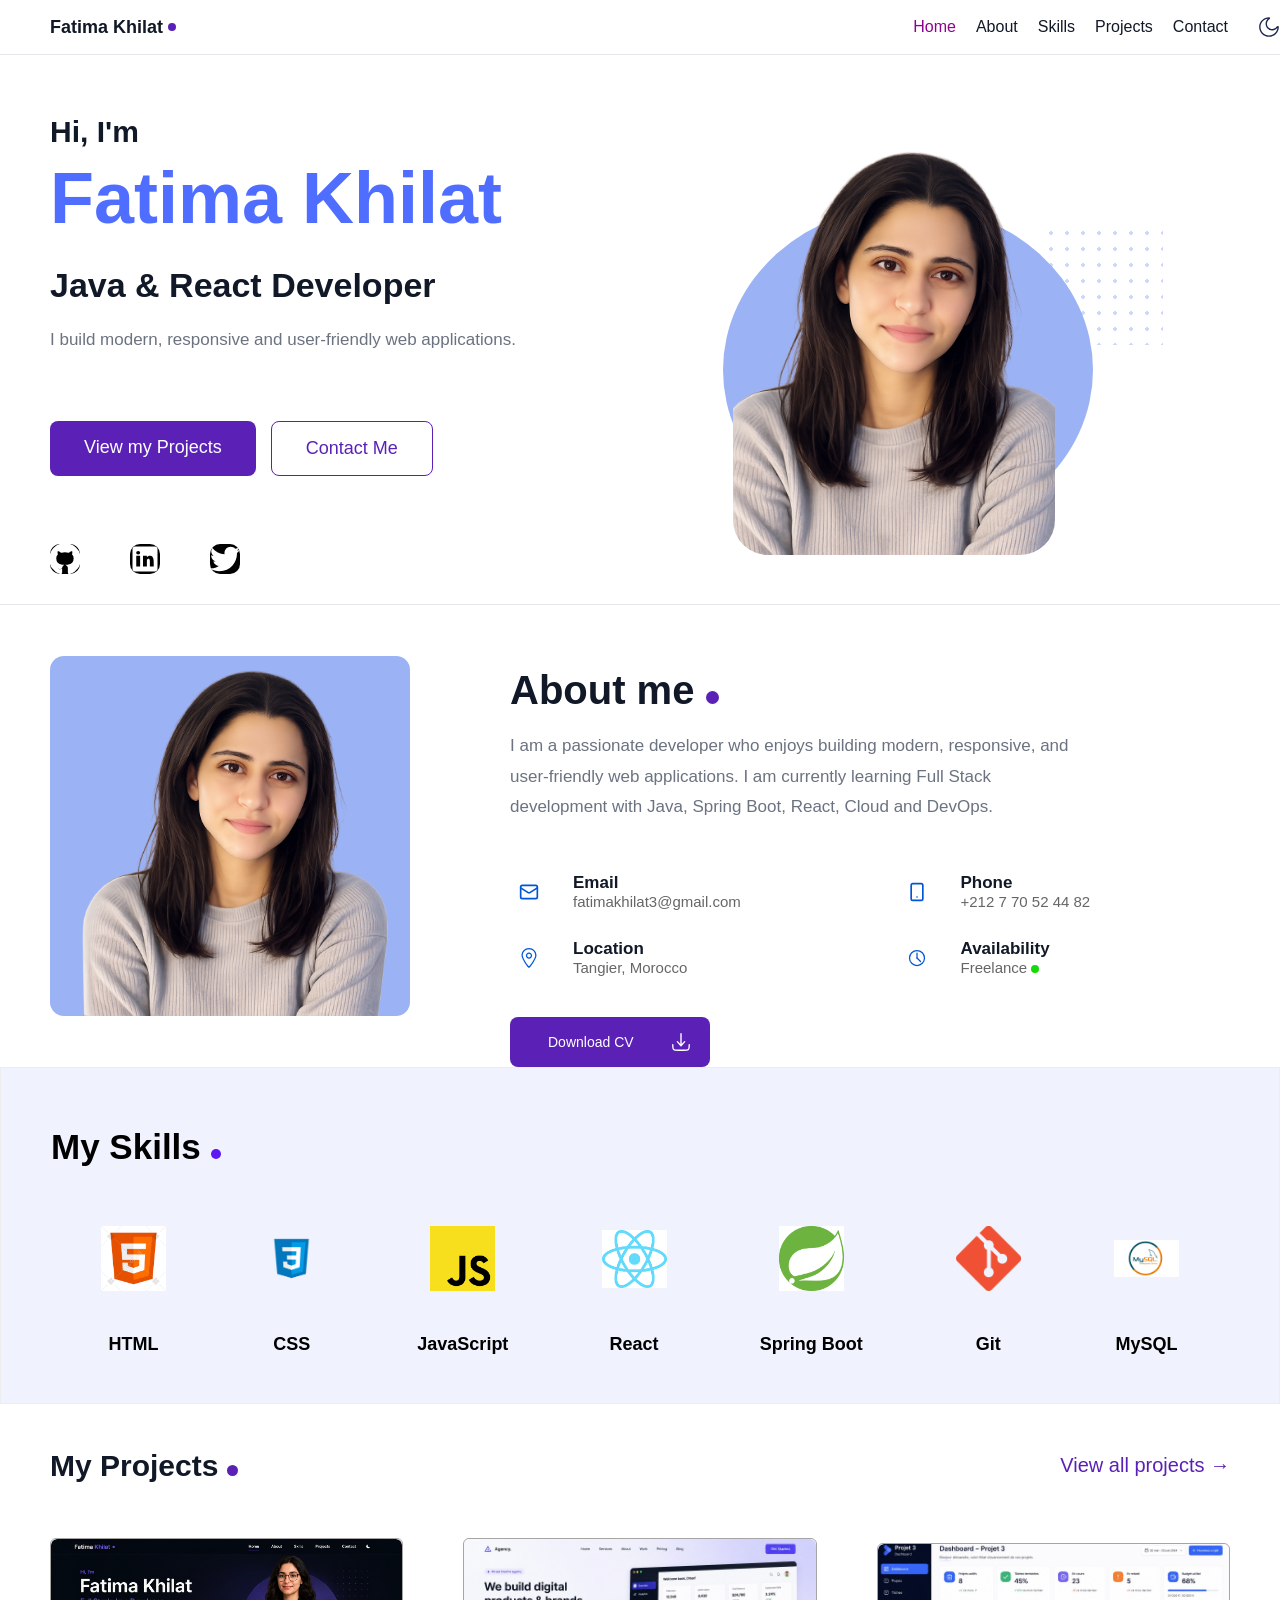
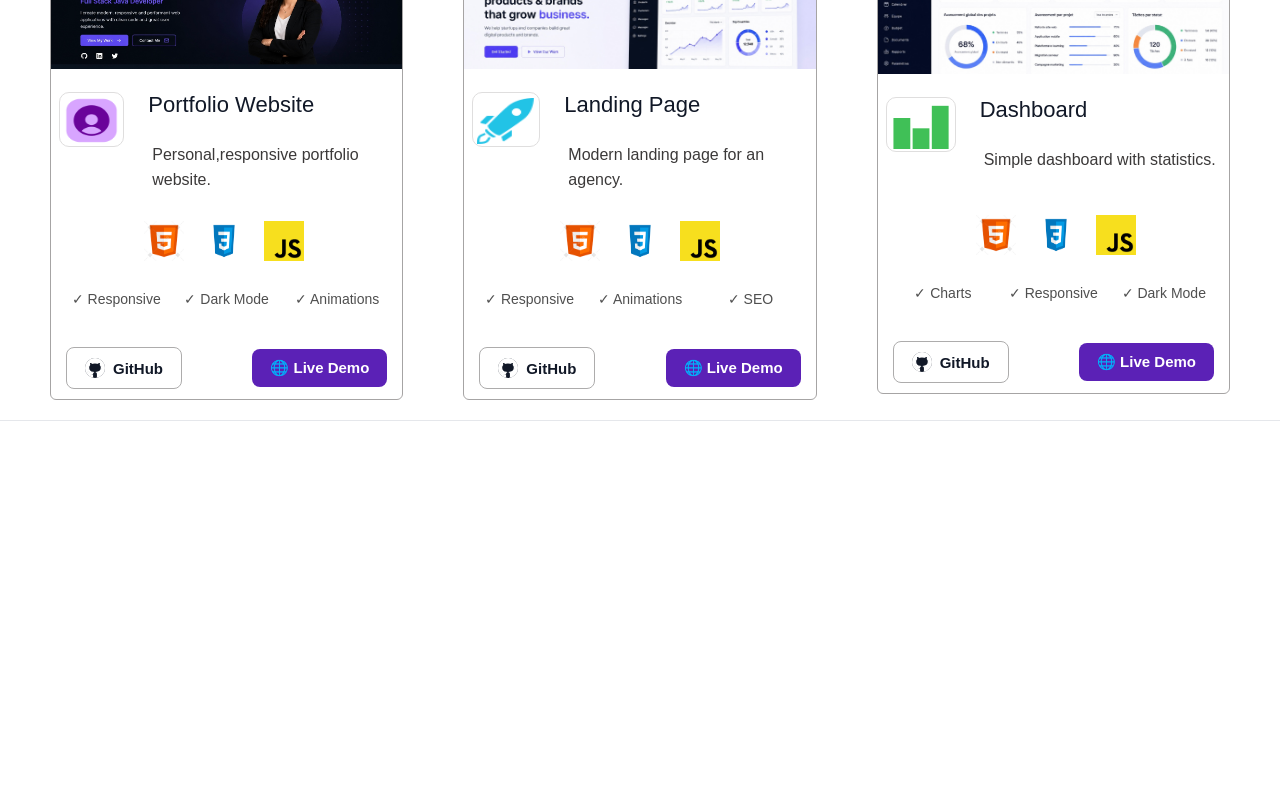
<file: index.html>
<!DOCTYPE html>
<html lang="en">

<head>
  <meta charset="UTF-8">
  <meta name="viewport" content="width=device-width, initial-scale=1.0">
  <meta name="description"
    content="Professional portfolio of Fatima Khilat, Java & React Developer specializing in modern web applications.">

  <title>Fatima Khilat | Java & React Developer</title>

  <link rel="stylesheet" href="styles/generale.css">
  <link rel="stylesheet" href="styles/header.css">
  <link rel="stylesheet" href="styles/main/hero.css">
  <link rel="stylesheet" href="styles/main/about.css">
  <link rel="stylesheet" href="styles/main/skills.css">
  <link rel="stylesheet" href="styles/main/projects.css">
  <link rel="stylesheet" href="styles/footer.css">
  <link rel="stylesheet" href="styles/show.css">
  <link rel="stylesheet" href="styles/responsive.css">

</head>

<body>

  <!-- ===================================================== -->
  <!-- Header -->
  <!-- ===================================================== -->

  <header>
    <div class="header-container">
      <div class="header-left">
        <p class="logo">
          Fatima Khilat
          <span class="dot">
          </span>
        </p>
      </div>
      <nav class="header-right">

        <ul class="right-item js-right-item">
          <li class="item"> <a href="#hero">Home</a> </li>
          <li class="item"> <a href="#about">About</a> </li>
          <li class="item"> <a href="#skills">Skills</a> </li>
          <li class="item"> <a href="#projects">Projects</a> </li>
          <li class="item"> <a href="#footer">Contact</a> </li>
        </ul>

        <button class="moon-item  js-moon-item" aria-label="Toggle dark mode">
          <img src="icons/moon.svg" alt="Moon">
        </button>

        <button class="menu-btn js-menu-btn" aria-label="Open navigation menu">
          <span></span>
          <span></span>
          <span></span>
        </button>

      </nav>
    </div>
  </header>


  <main>

    <!-- ===================================================== -->
    <!-- Hero -->
    <!-- ===================================================== -->

    <section id="hero">
      <div class="hero-container">
        <div class="hero-left">
          <div class="hero-description">
            <p class="hero-greeting">Hi, I'm</p>
            <h1 class="hero-name">Fatima Khilat</h1>
            <h2 class="hero-job">Java & React Developer</h2>
            <p class="hero-text">
              I build modern, responsive and user-friendly web applications.
            </p>
          </div>
          <div class="hero-buttons">
            <a href="#projects" class="btn-primary" aria-label="View my projects">
              View my Projects
            </a>
            <a href="#footer" class="btn-secondary" aria-label="Contact me">
              Contact Me
            </a>
          </div>
          <nav class="hero-nav-social">
            <ul class="hero-social">
              <li class="social-item">
                <a href="https://github.com/fatimakhilat" target="_blank" rel="noopener noreferrer">
                  <img src="icons/github.svg" alt="GitHub" class="social-img">
                </a>
              </li>
              <li class="social-item">
                <a href="https://www.linkedin.com/in/Fatima Zahra Khilat/" target="_blank" rel="noopener noreferrer">
                  <img src="icons/linkedin.svg" alt="Linkdin" class="social-img">
                </a>
              </li>
              <li class="social-item">
                <a href="https://x.com/fakh62" target="_blank">
                  <img src="icons/twitter.svg" alt="Twitter" class="social-img">
                </a>
              </li>
            </ul>
          </nav>
        </div>

        <div class="hero-right">
          <div class="hero-img">
            <div class="hero-circle"></div>
            <div class="hero-dots"></div>
            <img src="images/fatima.png" alt="Fatima Khilat" class="hero-image">
          </div>
        </div>

      </div>
    </section>

    <!-- ===================================================== -->
    <!-- About -->
    <!-- ===================================================== -->
    <section id="about">
      <div class="about-container">
        <div class="about-left">
          <div class="about-image">
            <div class="about-square">
              <img src="images/fatima.png" alt="Fatima Khilat" class="about-img">
            </div>
          </div>
        </div>
        <div class="about-right">
          <div class="about-description">
            <h2 class="about-title">
              About me
              <span class="dot2">
              </span>
            </h2>
            <p class="about-job">
              I am a passionate developer who enjoys building modern, responsive,
              and user-friendly web applications. I am currently learning Full Stack
              development with Java, Spring Boot, React, Cloud and DevOps.
            </p>
          </div>
          <div class="information-list">
            <div class="info-content">
              <div class="info-card">
                <div class="card-square"></div>
                <img src="icons/mail.svg" alt="Email icon" class="img-icon">
              </div>
              <div class="info-icon">
                <strong class="icon-title">Email</strong>
                <span class="icon-des">fatimakhilat3@gmail.com</span>
              </div>
            </div>
            <div class="info-content">
              <div class="info-card">
                <div class="card-square"></div>
                <img src="icons/smartphone.svg" alt="Smart Phone icon" class="img-icon">
              </div>
              <div class="info-icon">
                <strong class="icon-title">Phone</strong>
                <span class="icon-des">+212 7 70 52 44 82</span>
              </div>
            </div>
            <div class="info-content">
              <div class="info-card">
                <div class="card-square"></div>
                <img src="icons/location.svg" alt="Location icon" class="img-icon">
              </div>
              <div class="info-icon">
                <strong class="icon-title">Location</strong>
                <span class="icon-des">Tangier, Morocco</span>
              </div>
            </div>
            <div class="info-content">
              <div class="info-card">
                <div class="card-square"></div>
                <img src="icons/time.svg" alt="Availability icon" class="img-icon">
              </div>
              <div class="info-icon">
                <strong class="icon-title">Availability</strong>
                <span class="icon-des">Freelance
                  <span class="dot3"></span>
                </span>
              </div>
            </div>
          </div>
          <div class="download-button">
            <a class="download-content" href="cv/CV Fatima Khilat.pdf" download>
              <span class="dow-name">Download CV</span>
              <img src="icons/download.svg" alt="Download" class="icon-img">

            </a>
          </div>


        </div>
      </div>
    </section>

    <!-- ===================================================== -->
    <!-- Skills -->
    <!-- ===================================================== -->
    <section id="skills">
      <div class="skills-container">
        <div class="section-title">
          <h2 class="skill-title">
            My Skills
            <strong class="dot4"></strong>
          </h2>
        </div>
        <div class="skills-wrapper">
          <div class="skill-item" style="--i:1">
            <div class="item1">
              <img src="images/html.svg.png" alt="HTML" class="img-skill">
            </div>
            <div class="item2">
              <p class="item-title">HTML</p>
            </div>
          </div>
          <div class="skill-item" style="--i:2">
            <div class="item1">
              <img src="images/css.png" alt="CSS" class="img-skill">
            </div>
            <div class="item2">
              <p class="item-title">CSS</p>
            </div>
          </div>
          <div class="skill-item" style="--i:3">
            <div class="item1">
              <img src="images/javascript.png" alt="JavaScript" class="img-skill">
            </div>
            <div class="item2">
              <p class="item-title">JavaScript</p>
            </div>
          </div>
          <div class="skill-item" style="--i:4">
            <div class="item1">
              <img src="images/react.svg.png" alt="React" class="img-skill">
            </div>
            <div class="item2">
              <p class="item-title">React</p>
            </div>
          </div>
          <div class="skill-item" style="--i:5">
            <div class="item1">
              <img src="images/springboot.png" alt="Spring Boot" class="img-skill">
            </div>
            <div class="item2">
              <p class="item-title">Spring Boot</p>
            </div>
          </div>
          <div class="skill-item" style="--i:6">
            <div class="item1">
              <img src="images/git.png" alt="Git" class="img-skill">
            </div>
            <div class="item2">
              <p class="item-title">Git</p>
            </div>
          </div>
          <div class="skill-item" style="--i:7">
            <div class="item1">
              <img src="images/mysql.png" alt="MySQL" class="img-skill">
            </div>
            <div class="item2">
              <p class="item-title">MySQL</p>
            </div>
          </div>
        </div>
      </div>
    </section>

    <!-- ===================================================== -->
    <!-- Projects -->
    <!-- ===================================================== -->

    <section id="projects">
      <div class="projects-container">
        <div class="projects-header">
          <div class="section-title">
            <h2 class="project-title">My Projects
              <strong class="dot5"></strong>
            </h2>

          </div>
          <div class="projects-link">
            <a href="projects.html" class="link-title"> View all projects →</a>
            <!--<a href="https://github.com/....">-->
          </div>
        </div>
        <div class="projects-grid">

          <div class="project-card js-project-card" data-category="frontend" style="--i:1">
            <div class="project-img">
              <img src="images/projet1_portfolio.jpg" alt="Portfolio Website" class="projet-image">
            </div>
            <div class="card-container">
              <div class="card-img">
                <img src="icons/user.png">
              </div>
              <div class="card-tech">
                <div class="project-content">
                  <h3 class="par1">Portfolio Website</h3>
                  <p class="par2">
                    Personal,responsive portfolio website.
                  </p>
                </div>
                <ul class="project-technologies">
                  <li class="tech-tag">
                    <img src="images/html.svg.png">
                  </li>
                  <li class="tech-tag">
                    <img src="images/css.png">
                  </li>
                  <li class="tech-tag">
                    <img src="images/javascript.png">
                  </li>
                </ul>
              </div>
            </div>

            <ul class="project-des">
              <li class="des-tag">✓ Responsive</li>
              <li class="des-tag">✓ Dark Mode</li>
              <li class="des-tag">✓ Animations</li>
            </ul>

            <div class="project-links">
              <a href="https://github.com/fatimakhilat" target="_blank" rel="noopener noreferrer" class="btn-github"
                aria-label="View source code on GitHub">
                <img src="icons/github.svg" alt="GitHub" class="img-github">
                <span>GitHub</span>
              </a>
              <a href="https://fatimakhilat.github.io/portfolio/" target="_blank" rel="noopener noreferrer"
                class="btn-live" aria-label="Open live demo">🌐
                Live Demo </a>

            </div>
          </div>


          <div class="project-card js-project-card" data-category="frontend" style="--i:2">
            <div class="project-img">
              <img src="images/projet2_landingPage.jpg" alt="Landing Page" class="projet-image">
            </div>

            <div class="card-container">
              <div class="card-img">
                <img src="icons/rocket.png">
              </div>
              <div class="card-tech">
                <div class="project-content">
                  <h3 class="par1">Landing Page</h3>
                  <p class="par2">
                    Modern landing page for an agency.
                  </p>
                </div>
                <ul class="project-technologies">
                  <li class="tech-tag">
                    <img alt="HTML" src="images/html.svg.png">
                  </li>
                  <li class="tech-tag">
                    <img alt="CSS" src="images/css.png">
                  </li>
                  <li class="tech-tag">
                    <img alt="JavaScript" src="images/javascript.png">
                  </li>
                </ul>
              </div>
            </div>

            <ul class="project-des">
              <li class="des-tag">✓ Responsive</li>
              <li class="des-tag">✓ Animations</li>
              <li class="des-tag">✓ SEO</li>

            </ul>
            <div class="project-links">
              <a href="https://github.com/fatimakhilat" target="_blank" rel="noopener noreferrer" class="btn-github"
                aria-label="View source code on GitHub">
                <img src="icons/github.svg" alt="GitHub" class="img-github">
                <span>GitHub</span>
              </a>
              <a href="https://fatimakhilat.github.io/LandingPage/" target="_blank" rel="noopener noreferrer"
                class="btn-live" aria-label="Open live demo">🌐 Live Demo</a>

            </div>
          </div>


          <div class="project-card js-project-card" data-category="frontend" style="--i:3">
            <div class="project-img">
              <img src="images/projet3_Dashboard.jpg" alt="Dashboard Application" class="projet-image">
            </div>

            <div class="card-container">
              <div class="card-img">
                <img src="icons/chart.png">
              </div>
              <div class="card-tech">
                <div class="project-content">
                  <h3 class="par1">Dashboard</h3>
                  <p class="par2">
                    Simple dashboard with statistics.
                  </p>
                </div>
                <ul class="project-technologies">
                  <li class="tech-tag">
                    <img src="images/html.svg.png">
                  </li>
                  <li class="tech-tag">
                    <img src="images/css.png">
                  </li>
                  <li class="tech-tag">
                    <img src="images/javascript.png">
                  </li>
                </ul>
              </div>
            </div>


            <ul class="project-des">
              <li class="des-tag">✓ Charts</li>
              <li class="des-tag">✓ Responsive</li>
              <li class="des-tag">✓ Dark Mode</li>
            </ul>
            <div class="project-links">

              <a class="btn-github" href="https://github.com/fatimakhilat" target="_blank" rel="noopener noreferrer">
                <img src="icons/github.svg" alt="GitHub" class="img-github" aria-label="View source code on GitHub">
                <span>GitHub</span>
              </a>
              <a href="https://fatimakhilat.github.io/Dashboard/" target="_blank" rel="noopener noreferrer"
                class="btn-live" aria-label="Open live demo">🌐
                Live Demo</a>
            </div>
          </div>
        </div>
      </div>
    </section>

    <button class="back-top js-back-top">
      Back to top ↑
    </button>
  </main>

  <!-- ===================================================== -->
  <!-- Footer -->
  <!-- ===================================================== -->
  <footer id="footer">
    <div class="footer-container">
      <div class="footer-content">
        <div class="footer-contact">
          <div class="footer-title">
            <h2>Contact me
              <span class="dot6"></span>
            </h2>
          </div>
          <div class="contact-list">
            <div class="contact-item">
              <img src="icons/mail.svg" alt="Email" class="img-contact">
              <a href="mailto:fatimakhilat3@gmail.com" class="link-contact">
                fatimakhilat3@gmail.com
              </a>
            </div>
            <div class="contact-item">
              <img src="icons/phone.svg" alt="Phone" class="img-contact">
              <a href="tel:+212770524482" class="link-contact">
                +212 7 70 52 44 82
              </a>
            </div>
            <div class="contact-item">
              <img src="icons/location.svg" alt="Localisation" class="img-contact">
              <address class="link-contact">
                Tangier, Morocco
              </address>
            </div>
          </div>
        </div>
        <div class="footer-links">
          <div class="footer-title">
            <h2>Quick links
              <span class="dot6"></span>
            </h2>
          </div>
          <nav class="footer-nav">
            <ul class="list-nav">
              <li><a href="#hero" class="nav-title">Home</a></li>
              <li><a href="#about" class="nav-title">About</a></li>
              <li><a href="#skills" class="nav-title">Skills</a></li>
              <li><a href="#projects" class="nav-title">Projects</a></li>
              <li><a href="#footer" class="nav-title">Contact</a></li>
            </ul>
          </nav>
        </div>
        <div class="footer-social">
          <div class="footer-title">
            <h2>Follow me
              <span class="dot6"></span>
            </h2>
          </div>
          <div class="social-list">
            <a href="https://github.com/fatimakhilat">
              <img src="icons/github.svg" alt="Git" class="link-img">
            </a>
            <a href="https://www.linkedin.com/in/Fatima Zahra Khilat/" target="_blank" rel="noopener noreferrer">
              <img src="icons/linkedin.svg" alt="Linkdin" class="link-img">
            </a>
            <a href="https://x.com/fakh62" target="_blank" rel="noopener noreferrer">
              <img src="icons/twitter.svg" alt="tweter" class="link-img">
            </a>
          </div>
        </div>
      </div>
      <div class="line"></div>
      <div class="footer-bottom">
        <div class="copyright">
          <p>
            &copy; 2026 Fatima Khilat. All rights reserved.
          </p>
        </div>
      </div>
    </div>

  </footer>

  <script type="module" src="scripts/index.js"></script>

</body>

</html>
</file>
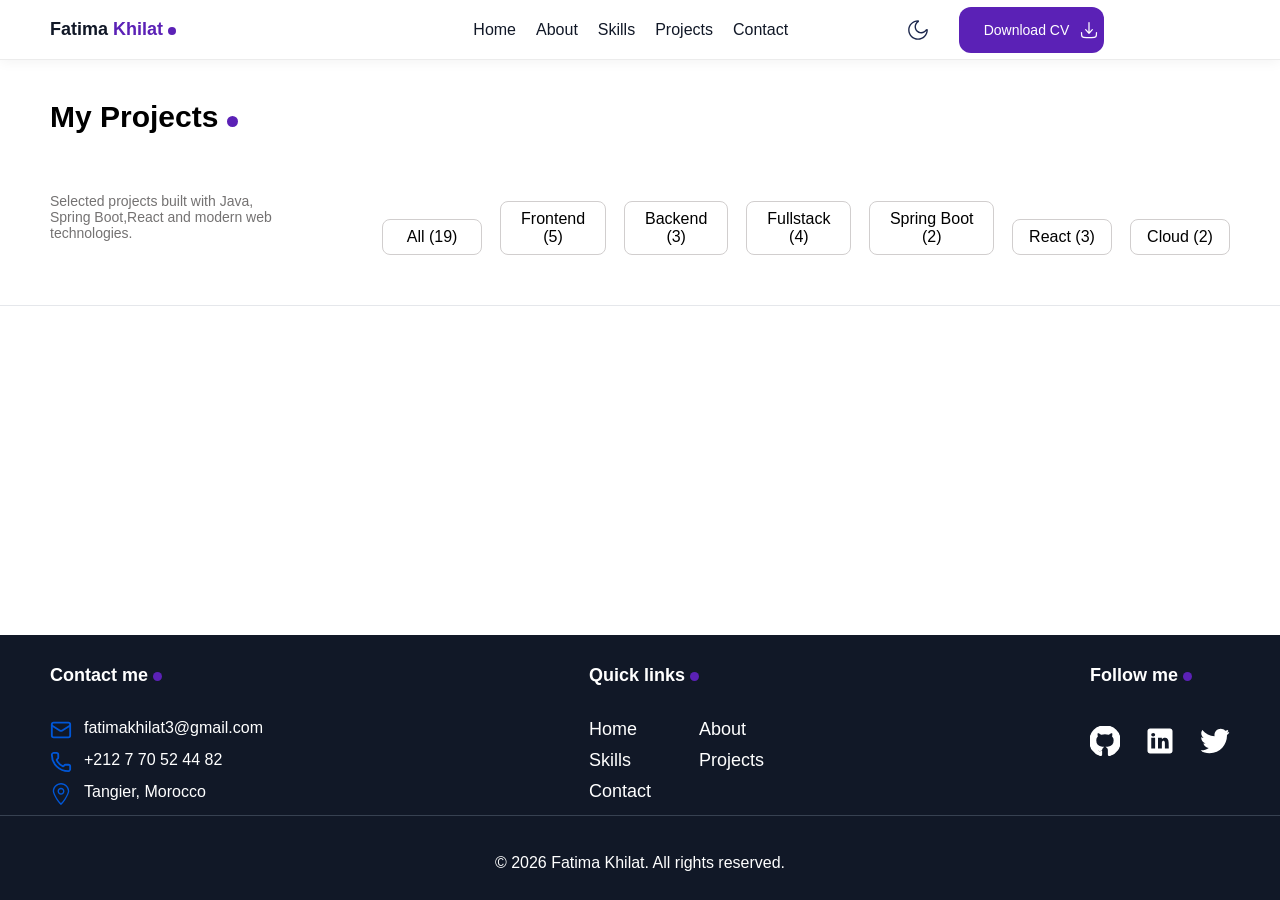
<file: projects.html>
<!DOCTYPE html>
<html>

<head>
  <!--====================================================
                    META INFORMATION
  =====================================================-->
  <meta charset="UTF-8">
  <meta name="viewport" content="width=device-width, initial-scale=1.0">
  <title>Portfolio Professionnel</title>

  <!--====================================================                      STYLESHEETS
  ====================================================-->
  <link rel="stylesheet" href="styles/generale.css">
  <link rel="stylesheet" href="styles/project/header.css">

  <link rel="stylesheet" href="styles/footer.css">
  <link rel="stylesheet" href="styles/project/projects.css">
  <link rel="stylesheet" href="styles/project/responsive.css">
  <link rel="stylesheet" href="styles/show.css">




</head>

<body>

  <!-- ========================================================
    HEADER
    Logo - Navigation - Theme Switch - Download CV
  =====================================================-->
  <header>
    <!-- Header Container -->
    <div class="header-container">
      <!-- Logo -->
      <div class="header-left">
        <p class="logo">
          Fatima
          <span class="logoname">Khilat</span>

          <span class="dot">
          </span>
        </p>
      </div>
      <!-- Navigation Menu -->
      <nav class="header-midle">


        <ul class="midle-item js-midle-item">
          <li class="item"> <a href="#hero">Home</a> </li>
          <li class="item"> <a href="#about">About</a> </li>
          <li class="item"> <a href="#skills">Skills</a> </li>
          <li class="item"> <a href="#projects">Projects</a> </li>
          <li class="item"> <a href="#footer">Contact</a> </li>
        </ul>

      </nav>
      <!-- Theme Button + Download CV -->
      <div class="header-right">
        <div class="moon-item js-moon-item">
          <img src="icons/moon.svg" alt="Moon">
        </div>
        <a href="cv/CV Fatima Khilat.pdf" download class="download-button">

          <span class="dow-name">
            Download CV
          </span>

          <img src="icons/download.svg" class="icon-img" alt="Download">

        </a>
      </div>
    </div>
  </header>

  <main>

    <section id="projects">
      <div class="projects-container">

        <!--==============================================
                  Section Title + Filter Buttons
             ==========================================-->
        <div class="projects-header">
          <!-- Section Title -->
          <div class="section-title">
            <h2 class="project-title">My Projects
              <strong class="dot5"></strong>
            </h2>

            <p class="describe-title">
              Selected projects built with Java,
              <br>
              Spring Boot,React and modern web technologies.
            </p>
          </div>
          <div class="btn-header">
            <div class="projects-filter js-projects-filter">


              <button class="filter-btn1 js-filter-btn" data-filter="all" data-name="All">
                All
              </button>

              <button class="filter-btn js-filter-btn" data-filter="frontend" data-name="Frontend">
                Frontend
              </button>

              <button class="filter-btn js-filter-btn" data-filter="backend" data-name="Backend">
                Backend
              </button>

              <button class="filter-btn js-filter-btn" data-filter="fullstack" data-name="Fullstack">
                Full Stack
              </button>

              <button class="filter-btn js-filter-btn" data-filter="springboot" data-name="Spring Boot">
                Spring Boot
              </button>

              <button class="filter-btn js-filter-btn" data-filter="react" data-name="React">
                React
              </button>

              <button class="filter-btn js-filter-btn" data-filter="cloud" data-name="Cloud">
                Cloud
              </button>

              <!-- bouton visible -->
            </div>

            <button class="filter-btn2 js-filter-btn2">
              <span class="dot1"></span>
              <span class="dot1"></span>
              <span class="dot1"></span>
            </button>
          </div>
        </div>


        <div class="projects-grid js-projects-grid">
        </div>


      </div>
    </section>

    <!-- ==============================================
        Back To Top Button
    =============================================== -->
    <button class="back-top js-back-top">
      Back to top ↑
    </button>

  </main>

  <!--===================================================.                     FOOTER
        =====================================================-->
  <footer id="footer">
    <div class="footer-container">
      <div class="footer-content">
        <div class="footer-contact">
          <div class="footer-title">
            <h2>Contact me
              <span class="dot6"></span>
            </h2>
          </div>
          <div class="contact-list">
            <div class="contact-item">
              <img src="icons/mail.svg" alt="Email" class="img-contact">
              <a href="mailto:fatimakhilat3@gmail.com" class="link-contact">
                fatimakhilat3@gmail.com
              </a>
            </div>
            <div class="contact-item">
              <img src="icons/phone.svg" alt="Phone" class="img-contact">
              <a href="tel:+212770524482" class="link-contact">
                +212 7 70 52 44 82
              </a>
            </div>
            <div class="contact-item">
              <img src="icons/location.svg" alt="Localisation" class="img-contact">
              <span class="link-contact">Tangier, Morocco</span>
            </div>
          </div>
        </div>
        <div class="footer-links">
          <div class="footer-title">
            <h2>Quick links
              <span class="dot6"></span>
            </h2>
          </div>
          <nav class="footer-nav">
            <ul class="list-nav">
              <li><a href="index.html#hero" class="nav-title">Home</a></li>
              <li><a href="index.html#about" class="nav-title">About</a></li>
              <li><a href="index.html#skills" class="nav-title">Skills</a></li>
              <li><a href="projects.html#projects" class="nav-title">Projects</a></li>
              <li><a href="#footer" class="nav-title">Contact</a></li>
            </ul>
          </nav>
        </div>
        <div class="footer-social">
          <div class="footer-title">
            <h2>Follow me
              <span class="dot6"></span>
            </h2>
          </div>
          <div class="social-list">
            <a href="https://github.com/fatimakhilat">
              <img src="icons/github.svg" alt="Git" class="link-img">
            </a>
            <a href="https://www.linkedin.com/in/Fatima Zahra Khilat/" target="_blank" rel="noopener noreferrer">
              <img src="icons/linkedin.svg" alt="Linkdin" class="link-img">
            </a>
            <a href="https://x.com/fakh62" target="_blank" rel="noopener noreferrer">
              <img src="icons/twitter.svg" alt="tweter" class="link-img">
            </a>
          </div>
        </div>
      </div>

      <div class="line"></div>
      <div class="footer-bottom">
        <div class="copyright">
          <p>
            &copy; 2026 Fatima Khilat. All rights reserved.
          </p>
        </div>
      </div>
    </div>

  </footer>


  <script type="module" src="scripts/index.js"></script>
  <script type="module" src="data/project.js"></script>
  <script type="module" src="scripts/projects.js"></script>


</body>

</html>
</file>
<file: styles/generale.css>
/*=========================================================
=                     RESET CSS                           =
=========================================================*/

/* Supprime les marges et paddings par défaut */
*,
*::before,
*::after {
  box-sizing: border-box;
}

/* Empêche le défilement horizontal */

html,
body {
  overflow-x: hidden;
  min-height: 100%;
  margin: 0;
}

body {
  min-height: 100vh;
  display: flex;
  flex-direction: column;
}

main {
  flex: 1;
}

footer {
  margin-top: auto;
}

/*=========================================================
=                     CSS VARIABLES                       =
=========================================================*/
:root {

  /* ===== Colors ===== */

  --color-primary: #5b21b6;
  --color-primary-hover: #38bdf8;
  --bg-section: rgb(240, 242, 253);
  --color-white: #ffffff;
  --color-black: #111827;

  --color-text: #222222;
  --color-text-light: #6b7280;

  --color-border: #e5e7eb;
  --color-border-dark: #374151;

  /* ===== Background ===== */

  --bg-light: #ffffff;
  --bg-dark: #111827;

  /* ===== Transition ===== */

  --transition: .3s ease;

  /* ===== Shadow ===== */

  --shadow:
    0 12px 30px rgba(0, 0, 0, .12);

}

/*=======================================================                 BODY                                =
  =========================================================*/

body {
  margin: 0;
  font-family: "Poppins", sans-serif;
  background: var(--bg-light);
  color: var(--color-text);
}

/*=========================================================
=                  GLOBAL ELEMENTS                        =
=========================================================*/

/* Images */

img {

  display: block;

  max-width: 100%;

}

/* Links */
/* Supprimer le soulignement des liens */
a {
  text-decoration: none;
  color: rgb(17, 24, 39);
  font-size: 16px;
  font-weight: 500;
  transition: color var(--transition);
}


/* Lists */



ul {
  list-style: none;
  padding: 0;
  margin: 0;
}


/* Buttons */

button {

  border: none;

  cursor: pointer;

  font-family: inherit;

}

/*=========================================================
=                  BACK TO TOP BUTTON                     =
=========================================================*/

.back-top {
  display: flex;
  align-items: center;
  justify-content: center;
  position: fixed;
  right: 20px;
  bottom: 20px;
  width: 90px;
  height: 40px;
  border: none;
  border-radius: 15px;
  background: var(--color-primary);
  color: var(--color-white);
  cursor: pointer;
  opacity: 0;
  visibility: hidden;
  transition: opacity .3s, background-color .3s, color .3s;
  z-index: 1000;
}

.back-top.show {
  opacity: 1;
  visibility: visible;
}

.back-top:hover {
  background: var(--color-primary-hover);
}


/*=========================================================
=                     LIGHT MODE                          =
=========================================================*/

.header-container,
.hero-container,
.projects-container {
  background: var(--color-white);

  border-bottom: 1px solid var(--color-border);
}

.red {
  color: rgb(142, 2, 142);
}

/*=========================================================
=                     DARK MODE                           =
=========================================================*/

body.dark-mode {
  background: var(--bg-dark);
}

/* Containers */

body.dark-mode .header-container,
body.dark-mode .hero-container,
body.dark-mode .about-container,
body.dark-mode .skills-container,
body.dark-mode .projects-container,
body.dark-mode .footer-container {

  background: var(--bg-dark);

}

/* Borders */

body.dark-mode .header-container,
body.dark-mode .hero-container,
body.dark-mode .projects-container {

  border-bottom: 1px solid var(--color-border-dark);

}

/* Cards */
body.dark-mode .project-card {
  background: var(--bg-dark);
}


/* Titles */
body.dark-mode .hero-greeting,
body.dark-mode .hero-job,
body.dark-mode .btn-secondary,
body.dark-mode .about-title,
body.dark-mode .icon-title,
body.dark-mode .skill-title,
body.dark-mode .item-title,
body.dark-mode .project-title,
body.dark-mode .par1,
body.dark-mode .link-contact,
body.dark-mode .nav-title,
body.dark-mode .copyright,
body.dark-mode .logo,
body.dark-mode a {
  color: var(--color-white);
}

/* Paragraphs */

body.dark-mode .about-job,
body.dark-mode .icon-des,
body.dark-mode .hero-text,
body.dark-mode .par2 {
  color: rgb(216, 213, 213);
}

/* Links in dark mode */
body.dark-mode .right-item.active a {
  color: var(--color-white);
}

/* Active link */
body.dark-mode .right-item.active a.red {
  color: rgb(142, 2, 142);
}

body.dark-mode .red {
  color: rgb(142, 2, 142);
}

/* Buttons */

body.dark-mode .btn-github {
  color: var(--color-black);
}

/* Decorative elements */

body.dark-mode .hero-circle {
  background: var(--color-primary);
}

body.dark-mode .hero-dots {
  background-image: radial-gradient(var(--color-primary) 2px, transparent 2px);
}




body.dark-mode .right-item.active {
  background: var(--bg-dark);
}


body.dark-mode #skills {
  border: 1px solid #374151;
}

body.dark-mode .nav-title:hover {
  color: var(--color-primary);
  padding-left: 6px;
}

body.dark-mode .link-title {
  color: var(--color-primary);
}


body.dark-mode .link-title:hover {
  color: var(--color-primary-hover);
  transform: scale(1.05);
}


body.dark-mode .des-tag,
body.dark-mode .describe-title {
  color: #c6c9ce;
}

body.dark-mode .card-square {
  background-color: rgb(17, 24, 39);
}

body.dark-mode .link-contact:hover {
  color: var(--color-primary-hover);
}

body.dark-mode .menu-btn {
  background-color: rgb(17, 24, 39);
}

body.dark-mode .right-item a:hover {
  color: var(--color-primary-hover);
}


/*=========================================================
=                     ANIMATIONS                          =
=========================================================*/

section,
footer {
  opacity: 0;
  transform: translateY(60px);
  transition: opacity .8s ease,
    transform .8s ease;
}
</file>
<file: styles/header.css>
/*=========================================================
=                     HEADER                              =
=========================================================*/

.header-container {
  height: 55px;
  width: 100%;
  background: var(--color-white);
  display: flex;
  align-items: center;
  position: fixed;
  inset: 0 0 auto 0;
  z-index: 100;
}

/*=========================================================
=                     LEFT SIDE                           =
=========================================================*/

.header-left {
  flex: 1;
  padding: 0 50px;
  /*padding: haut/bas gauche/droite;*/

}

.logo {

  font-size: 18px;
  color: var(--color-black);
  cursor: pointer;
  font-weight: 700;
  display: inline-flex;
  align-items: center;
  gap: 5px;
}

.dot {
  width: 8px;
  height: 8px;
  background-color: var(--color-primary);
  border-radius: 50%;
  display: inline-block;

}

/*=========================================================
=                     RIGHT SIDE                          =
=========================================================*/

.header-right {
  flex: 2;
  display: flex;
  justify-content: flex-end;
  align-items: center;
  gap: 30px;
}

.right-item {
  display: flex;
  justify-content: flex-end;
  align-items: center;
  gap: 20px;
}


/*=========================================================
=                     NAVIGATION                          =
=========================================================*/

.header-right a {
  font-size: 16px;
  font-weight: 500;
}

.right-item a:hover {
  color: var(--color-primary-hover);
}


/*=========================================================
=                     DARK MODE BUTTON                    =
=========================================================*/


.moon-item {
  display: flex;
  align-items: center;
  justify-content: center;
  background: none;
  padding: 0;
}

.moon-item img {
  width: 22px;
  height: 22px;
  transition: transform var(--transition);
  cursor: pointer;

}

.moon-item img:hover {
  transform: rotate(25deg);
}

/*=========================================================
=                     MOBILE MENU                         =
=========================================================*/
.menu-btn {
  display: none;
}
</file>
<file: styles/main/hero.css>
/*=========================================================
=                        HERO                             =
=========================================================*/
#hero {
  margin-top: 55px;
  width: 100%;
  opacity: 0;
  transform: translateX(-120px) scale(.95);
  transition:
    opacity .9s ease,
    transform .9s ease;
}


/*=========================================================
=                  HERO CONTAINER                         =
=========================================================*/
.hero-container {
  width: 100%;
  gap: 80px;
  margin-inline: auto;
  padding: 0px 50px;
  background: var(--bg-light);
  display: flex;
  justify-content: space-between;
  align-items: center;
}


/*=========================================================
=                    HERO LEFT                            =
=========================================================*/
.hero-left {
  display: flex;
  flex-direction: column;
  justify-content: center;
  padding-block: 30px;
}

.hero-description {
  margin-bottom: 30px;

}

.hero-greeting {
  color: var(--color-black);
  font-size: 30px;
  font-weight: 600;
  margin-bottom: 7px;
}

.hero-name {
  color: #4f6dff;
  font-size: 72px;
  line-height: 1.1;
  font-weight: 700;
  margin: 10px 0;
}

.hero-job {
  color: var(--color-black);
  font-size: 34px;
  font-weight: 600;
  margin-bottom: 20px;
}

.hero-text {
  color: var(--color-text-light);
  font-size: 17px;
  margin-bottom: 35px;
  max-width: 480px;
  line-height: 1.8;
}

.hero-buttons {
  display: flex;
  gap: 15px;
  margin-bottom: 30px;
}

.btn-primary {
  background: var(--color-primary);
  color: var(--color-white);
}

.btn-secondary {
  border: 1px solid var(--color-primary);
  color: var(--color-primary);
}

.btn-primary,
.btn-secondary {

  padding: 16px 34px;
  font-size: 18px;
  font-weight: 500;
  border-radius: 8px;
  cursor: pointer;
  transition:
    background-color var(--transition),
    color var(--transition),
    transform var(--transition);

}

.btn-primary:hover {
  background-color: var(--color-primary-hover);
  transform: translateY(-3px);
}

.btn-secondary:hover {
  background-color: rgb(159, 156, 156);
  transform: translateY(-3px);
}


.hero-nav-social {
  display: flex;
  margin-top: 38px;
  margin-bottom: 0;
}

.hero-social {
  display: flex;
  gap: 50px;

}

.social-item {
  transition: transform var(--transition);
}

.social-item:hover {
  transform: translateY(-4px) scale(1.1);
}

.social-img {
  width: 30px;
  aspect-ratio: 1;
  border-radius: 10px;
  cursor: pointer;
  background-color: black;
}

/*=========================================================
=                    HERO RIGHT                           =
=========================================================*/

.hero-right {
  flex: 1;
  display: flex;
  justify-content: center;
  align-items: center;
  margin: 30px 0 0 30px;
}

.hero-img {
  position: relative;
  width: 100%;
  max-width: 430px;
  aspect-ratio: 43/42;
  margin-left: 20px;
  margin-right: 20px;
}


.hero-image {
  width: 75%;
  height: 100%;
  margin-bottom: 0;
  border-radius: 35px;
  object-fit: cover;
  position: absolute;
  top: 0;
  left: 20px;
}

.hero-circle {
  width: 370px;
  height: 330px;
  border-radius: 50%;
  aspect-ratio: 1;
  background: #9bb3f5;
  position: absolute;
  top: 70px;
  bottom: 30px;
  left: 10px;
  right: 0;

}

.hero-dots {

  position: absolute;

  right: -20px;

  top: 90px;

  width: 120px;

  height: 120px;

  background-image: radial-gradient(#9bb3f5 2px, transparent 2px);

  background-size: 16px 16px;

  opacity: .5;
}
</file>
<file: styles/main/about.css>
/*=========================================================
=                       ABOUT                             =
=========================================================*/

#about {
  width: 100%;
  opacity: 0;
  transform: translateX(120px);
  transition:
    transform .9s ease,
    opacity .9s ease;
}

/*=========================================================
=                  ABOUT CONTAINER                        =
=========================================================*/

.about-container {
  width: 100%;
  padding: 0 50px;
  margin: auto;
  background-color: var(--bg-light);
  display: flex;
  justify-content: space-between;
  align-items: center;
  gap: 60px;
}

/*=========================================================
=                    ABOUT LEFT                           =
=========================================================*/

.about-left {
  flex: 1;
  display: flex;
  margin-right: 40px;
  margin-top: 30px;
  margin-bottom: 30px;

}

.about-image {
  width: 100%;
  max-width: 470px;
  aspect-ratio: 1;
}

.about-square {

  width: 100%;
  aspect-ratio: 1;
  border-radius: 14px;
  background-color: #9bb3f5;
  position: relative;
}

.about-img {
  width: 90%;
  height: 100%;
  border-radius: 14px;
  position: absolute;
  top: 0px;
  left: 25px;
  right: 25px;
  bottom: 0px;
  object-fit: cover;
}

/*=========================================================
=                    ABOUT RIGHT                          =
=========================================================*/
.about-right {
  flex: 2;
  max-width: 750px;
  display: flex;
  flex-direction: column;
  margin-top: 30px;
}

.about-description {
  margin-bottom: 15px;
}

.about-title {
  color: var(--color-black);
  font-size: 40px;
  font-weight: 600;
  margin-bottom: 18px;
}

.dot2 {
  width: 13px;
  height: 13px;
  background-color: var(--color-primary);
  border-radius: 50%;
  display: inline-block;
}

.about-job {
  max-width: 580px;
  color: var(--color-text-light);
  line-height: 1.8;
  font-size: 17px;
  font-weight: 400;
  margin-bottom: 35px;
}

.information-list {
  display: grid;
  grid-template-columns: 1fr 1fr;
  gap: 28px 55px;
  margin-bottom: 40px;
}

.info-content {
  display: flex;
  align-items: center;
  gap: 25px;
}

.info-card {
  width: 38px;
  height: 38px;
  display: flex;
  align-items: center;
  justify-content: center;
  position: relative;
  flex-shrink: 0;
}

.img-icon {
  position: absolute;
  height: 20px;
  width: 20px;
}

.card-square {
  background-color: var(--bg-light);

  border-radius: 8px;
  height: 36px;
  width: 36px;
  position: absolute;
}

.info-icon {
  display: flex;
  flex-direction: column;
}

.icon-title {
  color: var(--color-black);
  font-size: 17px;
  font-weight: 600;
}

.icon-des {
  color: #666;
  font-size: 15px;

}

.dot3 {
  width: 8px;
  height: 8px;
  background-color: #16d90b;
  border-radius: 50%;
  display: inline-block;
}

.download-button {
  background-color: var(--color-primary);
  border-radius: 8px;
  width: 200px;
  height: 50px;
  cursor: pointer;
  transition:
    background-color var(--transition),
    transform var(--transition);

}

.download-button:hover {
  background-color: var(--color-primary-hover);
  transform: translateY(-3px);
}

.download-content {
  display: flex;
  align-items: center;
  justify-content: space-between;
  padding: 0 18px;
  height: 100%;
}

.dow-name {
  color: var(--color-white);
  font-size: 14px;
  font-weight: 300;
  padding-left: 20px;

}

.icon-image {
  margin-right: 18px;
  margin-left: 18px;
}

.icon-img {
  height: 22px;
  width: 22px;
}
</file>
<file: styles/main/skills.css>
/*=========================================================
=                      SECTION                            =
=========================================================*/

#skills {
  width: 100%;
  border: 1px solid #ededed;
  opacity: 0;
  transform: translateY(70px);
  transition:
    opacity .8s ease,
    transform .8s ease;
}

/*=========================================================
=                   CONTAINER                             =
=========================================================*/
.skills-container {
  width: 100%;
  padding: 30px 50px;
  margin: auto;
  background: var(--bg-section);
  display: flex;
  flex-direction: column;
  row-gap: 30px;
}


/*=========================================================
=                     TITLE                               =
=========================================================*/

.section-title {
  display: flex;
  align-items: center;
}

.skill-title {
  color: black;
  font-size: 35px;
  font-weight: 600;
}

.dot4 {
  width: 10px;
  height: 10px;
  background-color: #5d18f4;
  border-radius: 40px;
  display: inline-block;
}

/*=========================================================
=                    WRAPPER                              =
=========================================================*/

.skills-wrapper {
  flex: 1;
  display: flex;
  justify-content: space-between;
  align-items: center;
  padding: 0 50px;
}

/*=========================================================
=                     CARD                                =
=========================================================*/

.skill-item {
  display: flex;
  flex-direction: column;
  row-gap: 25px;
  align-items: center;
  justify-content: center;
  cursor: pointer;
  opacity: 0;
  transform: translateY(40px);
  transition: transform .3s ease,
    opacity .5s ease;
}

.skill-item:hover {
  transform: scale(1.05);
}


/*=========================================================
=                     IMAGE                               =
=========================================================*/

.item1,
.item2 {
  display: flex;
  align-items: center;
  justify-content: center;
}

.img-skill {
  width: 65px;
  aspect-ratio: 1;
  object-fit: contain;
}


/*=========================================================
=                     TEXT                                =
=========================================================*/

.item-title {
  color: black;
  font-size: 18px;
  font-weight: 600;
}
</file>
<file: styles/main/projects.css>
/*=========================================================
=                     SECTION                             =
=========================================================*/

#projects {
  width: 100%;
}

/*=========================================================
=                  CONTAINER                              =
=========================================================*/

.projects-container {
  width: 100%;
  padding: 20px 50px;
  margin: auto;
  background-color: var(--color-white);
  display: flex;
  flex-direction: column;
  row-gap: 30px;
}

/*=========================================================
=                  HEADER                                 =
=========================================================*/

.projects-header {
  display: flex;
  align-items: center;
  justify-content: space-between;
}

.section-title {
  display: flex;
  flex: 1;
  align-items: center;
}

.project-title {
  color: var(--color-black);
  font-size: 30px;
  font-weight: 600;

}

.dot5 {
  width: 11px;
  height: 11px;
  background-color: var(--color-primary);
  border-radius: 40px;
  display: inline-block;
}

.projects-link {
  align-items: center;
}

.link-title {
  color: var(--color-primary);
  font-size: 20px;
  font-weight: 400;
  text-decoration: none;
  display: inline-block;
  /* recommandé pour appliquer transform */
  transition: color .3s ease, transform .3s ease;
}

.link-title:hover {
  color: var(--color-primary-hover);
  transform: scale(1.05);
}


/*=========================================================
=                  PROJECT GRID                           =
=========================================================*/

.projects-grid {
  display: flex;
  flex: 1;
  align-items: center;
  column-gap: 60px;
}

/*=========================================================
=                  PROJECT CARD                           =
=========================================================*/

.project-card {
  display: flex;
  flex-direction: column;
  row-gap: 15px;
  border-radius: 6px;
  min-height: 360px;
  width: 100%;
  border: 1px solid rgb(166, 164, 164);
  cursor: pointer;
  transition: 0.3s;
}

.project-card:hover {
  transform: translateY(-6px);
  box-shadow: 0 12px 30px rgba(0, 0, 0, .12);
}


/*=========================================================
=                  PROJECT IMAGE                          =
=========================================================*/

.project-img {
  width: 100%;
  height: 130px;
  aspect-ratio: 16/9;
  overflow: hidden;
  border-radius: 6px 6px 0 0;
}

.projet-image {
  width: 100%;
  height: 100%;
  object-fit: cover;
  border-radius: 6px 6px 0 0;
  transition: transform .4s ease;
}

.project-card:hover .projet-image {
  transform: scale(1.08);
}

/*=========================================================
=                  PROJECT CONTENT                        =
=========================================================*/
.card-container {
  display: flex;
  flex-direction: row;
  column-gap: 12px;
}


.card-img {
  border: 1px solid rgb(223, 222, 222);
  border-radius: 10px;
  width: 70px;
  height: 55px;
  aspect-ratio: 1;
  margin: 8px 8px;
}

.card-img img {
  height: 55px;
  width: 70px;
  padding: 4px;

}

.card-tech {
  display: flex;
  flex-direction: column;
  row-gap: 12px;
}

.project-content {

  display: flex;
  flex-direction: column;
  flex: 1;
}

.par1 {
  color: var(--color-black);
  font-size: 22px;
  font-weight: 400;
  margin-bottom: 8px;
  margin-top: 8px;
  padding-left: 4px;
}

.par2 {
  color: rgb(59, 57, 57);
  font-size: 16px;

  padding-left: 8px;
  min-height: 40px;
  line-height: 1.6;
}

/*=========================================================
=                  TECHNOLOGIES                           =
=========================================================*/
.project-technologies {
  display: flex;
  gap: 20px;

}

.tech-tag img {
  width: 40px;
  height: 40px;
  transition: transform .3s ease;
}

.tech-tag:hover img {
  transform: scale(1.15) rotate(8deg);
}


/*=========================================================
=                  FEATURES                               =
=========================================================*/
.project-des {
  display: grid;
  grid-template-columns: repeat(3, 1fr);
  gap: 10px;
  margin: 15px;
}

.des-tag {
  color: rgb(79, 79, 79);
  font-weight: 400;
  text-align: center;
  font-size: 14px;
}




/*=========================================================
=                  BUTTONS                                =
=========================================================*/
.project-links {
  display: flex;
  align-items: center;
  justify-content: space-between;
  padding: 10px 15px;
}

.btn-github,
.btn-live {
  display: flex;
  align-items: center;
  padding: 10px 18px;
  border-radius: 8px;
  text-decoration: none;
  font-size: 15px;
  font-weight: 550;
  transition:
    transform .3s ease,
    background-color .3s ease;

}

.btn-github {
  justify-content: space-between;
  background: var(--color-white);
  color: var(--color-black);
  border: 1px solid rgb(173, 172, 172);
  gap: 8px;
}

.img-github {
  width: 20px;
  height: 20px;
  object-fit: contain;
  background-color: var(--color-black);
  border-radius: 10px;
}

.btn-live {
  justify-content: center;
  background: #5b21b6;
  color: var(--color-white);
}

.btn-github:hover,
.btn-live:hover {
  transform: scale(1.05);
  background-color: #a838e4;
  color: var(--color-white);
}
</file>
<file: styles/footer.css>
/*=========================================================
=                     FOOTER                              =
=========================================================*/

#footer {
  margin-top: 20px;
  opacity: 0;
  transform: translateY(100px);
  transition: all .8s ease;
}

/*=========================================================
=                 FOOTER CONTAINER                        =
=========================================================*/
.footer-container {
  width: 100%;
  background: var(--bg-dark);
  display: flex;
  flex-direction: column;
  row-gap: 10px;
}

/*=========================================================
=                  FOOTER CONTENT                         =
=========================================================*/

.footer-content {
  flex: 1;
  display: flex;
  align-items: flex-start;
  justify-content: space-between;
  padding: 15px 50px 0;
}

/*=========================================================
=                  FOOTER TITLES                          =
=========================================================*/


.footer-title {
  display: flex;
  align-items: center;
  gap: 8px;
  font-size: 12px;
  font-weight: 200;
  cursor: pointer;
  transition: color var(--transition);
}

.dot6 {
  width: 9px;
  height: 9px;
  background-color: var(--color-primary);
  border-radius: 50%;
  display: inline-block;
  transition: background-color var(--transition);
}

.footer-title h2 {
  color: var(--color-white);
  transition:
    transform var(--transition),
    color var(--transition);
}

.footer-title:hover h2 {
  color: var(--color-primary-hover);
  transform: scale(1.05);
}

.footer-title:hover .dot6 {
  background-color: var(--color-primary-hover);
}

/*=========================================================
=                    CONTACT                              =
=========================================================*/
.footer-contact,
.footer-links {
  display: flex;
  flex-direction: column;
  row-gap: 18px;
}

.link-contact {
  display: inline-block;
  color: var(--color-white);

}

.link-contact:hover {
  color: var(--color-primary-hover);
}


.contact-list {
  display: flex;
  flex-direction: column;
  row-gap: 10px;
}

.contact-item {
  display: flex;
  column-gap: 12px;
  transition: 0.3s;
  cursor: pointer;
  transition: transform var(--transition);
}

.contact-item:hover,
.list-nav li:hover {
  transform: scale(1.05);
}

.img-contact {
  width: 22px;
  height: auto;
  border-radius: 6px;

}

/*=========================================================
=                  QUICK LINKS                            =
=========================================================*/

.link-contact,
.nav-title {
  text-decoration: none;
}

.list-nav {
  display: grid;
  grid-template-columns: repeat(2, 1fr);
  row-gap: 10px;
  column-gap: 45px;
  list-style: none;
}

.nav-title {
  color: var(--color-white);
  font-size: 18px;
  font-weight: 300;
  transition: 0.3s;
}

.nav-title:hover {
  color: var(--color-primary);
  padding-left: 6px;
}

.list-nav li {
  transition: transform var(--transition);
}



/*=========================================================
=                  SOCIAL                                 =
=========================================================*/
.footer-social {
  display: flex;
  flex-direction: column;
  row-gap: 25px;
}

.social-list {
  display: flex;
  flex-direction: row;
  column-gap: 25px;
  align-items: center;
  justify-content: center;

}

.link-img {
  width: 30px;
  aspect-ratio: 1;
  border-radius: 10px;
  transition: 0.3s;
}

.link-img:hover {
  transform: translateY(-4px);
}

.line {
  width: 100%;
  height: 1px;
  background: var(--color-border-dark);
}


/*=========================================================
=                  COPYRIGHT                              =
=========================================================*/
.footer-bottom {
  display: flex;
  align-items: center;
  justify-content: center;
}

.copyright {
  padding: 12px 0px;
  color: var(--color-white);
  font-weight: 300;
  font-size: 16px;
  transition: color 0.3s;
}
</file>
<file: styles/show.css>
/*=========================================================
=                     SHOW ANIMATIONS                     =
=========================================================*/

/*=========================================================
=                SECTIONS & FOOTER                        =
=========================================================*/

section.show1,
footer.show1 {
  opacity: 1;
  transform: translateY(0);
}

/*=========================================================
=                     HERO                                =
=========================================================*/

#hero.show1 {
  opacity: 1;
  transform: translateX(0) scale(1);
}

/*=========================================================
=                     ABOUT                               =
=========================================================*/

#about.show1 {
  opacity: 1;
  transform: translateX(0);
}

/*=========================================================
=                     SKILLS                              =
=========================================================*/

#skills.show1 {
  opacity: 1;
  transform: translateY(0);
}

/* Animation des cartes */

.skill-item.show1 {
  opacity: 1;
  transform: translateY(0);
}

/* Apparition progressive */

.skill-item {
  transition-delay: calc(var(--i) * .1s);
}

/*=========================================================
=                     PROJECTS                            =
=========================================================*/

#projects.show1 {
  opacity: 1;
  transform: translateY(0);
}

/* Animation des cartes */
.project-card.show1 {
  opacity: 1;
  transform: scale(1) rotate(0deg);
}

/* Apparition progressive */

.project-card {
  transition-delay: calc(var(--i) * .1s);
}

/*=========================================================
=                     FOOTER                              =
=========================================================*/

#footer.show1 {
  opacity: 1;
  transform: translateY(0);
}
</file>
<file: styles/responsive.css>
/*=========================================================
=                    TABLET (768px - 991px)               =
=========================================================*/

@media (min-width: 768px) and (max-width: 991px) {

  /*=====================================================
    =                     HEADER                          =
    =====================================================*/

  .header-container {
    padding: 0 15px;
  }

  .header-right {
    display: flex;
    align-items: center;
    justify-content: flex-end;
    gap: 40px;
    position: relative;
  }


  .menu-btn {
    display: block;
    width: 35px;
    height: 45px;
    padding: 0;

    background-color: white;


    cursor: pointer;

    /* centre les 3 lignes */
    display: flex;
    flex-direction: column;
    justify-content: center;
    align-items: center;
    gap: 5px;

    position: relative;
    z-index: 1001;
  }

  .menu-btn span {
    display: block;
    width: 25px;
    height: 4px;

    background-color: var(--color-primary);
    border-radius: 2px;
  }

  .right-item {
    display: none;
  }

  .right-item.active {
    position: absolute;
    top: 55px;
    right: 0;
    display: flex;
    flex-direction: column;
    align-items: flex-start;
    padding: 10px 10px;
    gap: 20px;
    width: 80px;
    background: white;
    border-radius: 8px;
    z-index: 1000;
  }


  /*=====================================================
    =                     HERO                            =
    =====================================================*/

  .hero-container {
    flex-direction: column;
    gap: 8px;
    padding: 30px 0;
  }

  .hero-right {
    width: 100%;
    min-height: 350px;
    display: flex;
    justify-content: center;
    align-items: center;
    margin-left: 0;
  }

  .hero-img {
    width: 340px;
    height: 350px;
  }

  .hero-image {
    width: 260px;
    height: 350px;
  }

  .hero-circle {
    width: 280px;
    height: 280px;
  }

  .hero-buttons {
    display: flex;
    flex-wrap: wrap;
    gap: 50px;
  }

  .hero-name {
    font-size: 40px;
  }

  /*=====================================================
    =                     ABOUT                          =
    =====================================================*/

  .about-container {
    flex-direction: column;
    padding: 20px;
    row-gap: 15px;
    width: 100%;
  }

  /* Partie gauche : image */
  .about-left {
    width: 100%;
    margin: 0;
    display: flex;
    justify-content: center;
    align-items: center;
  }

  .about-img {
    width: 320px;
    height: 320px;
  }

  .about-image {

    width: 100%;
    max-width: 320px;
    height: auto;
  }

  .about-square {
    width: 320px;
    height: 320px;
  }

  /* Partie droite : texte */
  .about-right {
    width: 100%;
    text-align: center;
  }

  .about-title {
    font-size: 30px;
    font-weight: 600;
    margin-bottom: 20px;
    text-align: center;
  }

  /* Bouton CV */
  .download-button {
    display: inline-flex;
    margin: 20px auto;
  }

  /*=====================================================
    =                     SKILLS                          =
    =====================================================*/

  .skills-wrapper {
    display: grid;
    grid-template-columns: repeat(3, 1fr);
    gap: 25px;
  }

  /*=====================================================
    =                     PROJECTS                        =
    =====================================================*/

  .projects-grid {
    display: grid;
    grid-template-columns: 1fr 1fr;
    column-gap: 20px;
    row-gap: 20px;
  }

  .project-card {
    max-width: 340px;
    margin: auto;
  }

  /*=====================================================
    =                     FOOTER                          =
    =====================================================*/


  .footer-content {
    display: grid;
    grid-template-columns: 1fr 1fr;
    gap: 40px;
  }

  .footer-social {
    grid-column: span 2;
    align-items: center;
  }

  .footer-links {
    justify-self: center;
  }
}

/*=========================================================
=                    MOBILE (0px - 767px)                =
=========================================================*/

@media (max-width: 767px) {

  /*=====================================================
    =                     HEADER                          =
    =====================================================*/

  .header-container {
    padding: 0 15px;
  }

  .header-left {
    width: auto;
    padding: 0;
  }

  .logo {
    white-space: nowrap;
    font-size: 16px;
  }

  .header-right {
    display: flex;
    align-items: center;
    justify-content: flex-end;
    gap: 40px;
    position: relative;
  }

  .menu-btn {
    display: block;
    width: 35px;
    height: 45px;
    padding: 0;

    background-color: white;


    cursor: pointer;

    /* centre les 3 lignes */
    display: flex;
    flex-direction: column;
    justify-content: center;
    align-items: center;
    gap: 5px;

    position: relative;
    z-index: 1001;
  }

  .menu-btn span {
    display: block;
    width: 25px;
    height: 4px;

    background-color: var(--color-primary);
    border-radius: 2px;
  }

  .right-item {
    display: none;
  }

  .right-item.active {
    position: absolute;
    top: 55px;
    right: 0;
    display: flex;
    flex-direction: column;
    align-items: flex-start;
    gap: 20px;
    padding: 10px 10px;
    width: 80px;
    background: white;
    border-radius: 8px;
    z-index: 1000;
  }

  /*=====================================================
    =                     HERO                            =
    =====================================================*/

  .hero-container {
    flex-direction: column;
    row-gap: 6px;
    padding: 20px 15px;
    width: 100%;
  }

  .hero-right {
    margin-left: 0;
  }

  .hero-img {
    width: 300px;
    height: 300px;
  }

  .hero-image {
    width: 220px;
    height: 300px;
  }

  .hero-circle {
    width: 260px;
    height: 240px;
  }

  .hero-greeting {
    font-size: 24px;
  }

  .hero-name {
    font-size: 32px;
    line-height: 1.2;
  }

  .hero-description,
  .hero-text {
    font-size: 16px;
    max-width: 100%;
  }

  .hero-buttons {
    display: flex;
    flex-direction: column;
    gap: 15px;
    align-items: center;
  }

  .hero-social {
    gap: 25px;
    justify-content: center;
  }


  /*=====================================================
    =                     ABOUT                           =
    =====================================================*/
  .about-container {
    width: 100%;
    padding: 20px;
    flex-direction: column;
    row-gap: 15px;
  }

  .about-left {
    width: 100%;
    margin: 0;
    display: flex;
    justify-content: center;
  }

  .about-img {
    width: calc(100% - 20px);
    height: 320px;
    left: 10px;
    right: 10px;
  }

  .about-image {
    width: 100%;
    max-width: 320px;
    height: auto;
  }

  .about-square {
    width: 100%;
    max-width: 320px;
    height: 320px;
  }

  .about-right {
    text-align: center;
  }

  .about-title {
    font-size: 30px;
    font-weight: 600;
    margin-bottom: 20px;
    text-align: center;
  }

  .about-job {
    font-size: 24px;
    max-width: 100%;
    word-break: break-word;
  }

  .information-list {
    grid-template-columns: 1fr;
    gap: 20px;
  }

  .download-button {
    display: inline-flex;
    margin: 20px auto;
  }

  /*=====================================================
    =                     SKILLS                          =
    =====================================================*/

  .skills-container {
    width: 100%;
  }

  .skills-wrapper {
    display: grid;
    grid-template-columns: repeat(2, 1fr);
    gap: 25px;
    padding: 0;
  }

  /*=====================================================
    =                     PROJECTS                        =
    =====================================================*/

  .projects-header {
    flex-direction: column;
    row-gap: 15px;
    align-items: center;
    text-align: center;
  }

  .projects-container {
    width: 100%;
  }

  .projects-grid {
    display: grid;
    grid-template-columns: 1fr;
    row-gap: 20px;
  }

  .project-card {
    max-width: 100%;
    height: 100%;
    margin: auto;
  }

  .project-img {
    width: 100%;
    height: 180px;
    overflow: hidden;
  }

  .projet-image {
    height: 180px;
    width: 100%;
    object-fit: cover;
    object-position: center;
    border-radius: 6px 6px 0 0;
    transition: transform .4s ease;

  }

  .project-links {
    margin: 10px 0;
  }

  /*===================================================       =                  FOOTER.                          =  ====================================================*/

  .footer-container {
    width: 100%;
  }

  .footer-content {
    display: grid;
    grid-template-columns: 1fr;
    row-gap: 30px;
    text-align: center;
  }

  .footer-contact,
  .footer-links,
  .footer-social {
    justify-self: center;
  }

  .icon-title {
    display: flex;
    align-items: center;
  }

}
</file>
<file: styles/project/header.css>
/*=========================================================
=                     HEADER                             =
=========================================================*/

.header-container {
  height: 60px;
  width: 100%;
  background-color: white;
  display: flex;
  align-items: center;
  justify-content: space-between;
  position: fixed;
  gap: 40px;
  top: 0px;
  left: 0;
  right: 0;
  z-index: 1000;
  border-bottom: 1px solid #ececec;
  box-shadow: 0 2px 12px rgba(0, 0, 0, .05);
}

/*=========================================================
=                     HEADER LEFT                        =
=========================================================*/

.header-left {
  flex: 1;
  padding: 0 50px;
  /*padding: haut/bas gauche/droite;*/

}

.logo {

  font-size: 18px;
  color: rgb(17, 24, 39);
  cursor: pointer;
  font-weight: 700;
}

.logoname {
  color: #5b21b6;
}

.dot {
  width: 8px;
  height: 8px;
  background-color: #5b21b6;
  border-radius: 50px;
  display: inline-block;

}

/*=========================================================
=                  NAVIGATION MENU                       =
=========================================================*/

.header-midle {
  flex: 1;
  display: flex;
  align-items: center;
  gap: 30px;
}

.midle-item {
  display: flex;
  justify-content: flex-end;
  align-items: center;
  gap: 20px;
}

.item a:hover {
  color: #38bdf8;
}

/*=========================================================
=                 NAVIGATION LINKS                       =
=========================================================*/

.header-midle a {
  position: relative;
  font-weight: 500;
  transition: .3s;
}

.header-midle a::after {
  content: "";
  position: absolute;
  left: 0;
  bottom: -8px;

  width: 0;
  height: 2px;

  background: rgb(142, 2, 142);

  transition: .3s;
}

.header-midle a:hover::after,
.header-midle a.red::after {
  width: 100%;
}

/*=========================================================
=                    HEADER RIGHT                        =
=========================================================*/

.header-right {
  flex: 1;
  display: flex;
  gap: 20px;
  align-items: center;
  padding: 0 50px;
}

/*=========================================================
=                  DOWNLOAD BUTTON                       =
=========================================================*/

.download-button {
  display: flex;
  align-items: center;
  gap: 10px;

  padding: 0 5px;

  height: 46px;

  background: #5b21b6;
  color: white;

  border: none;
  border-radius: 12px;

  font-weight: 600;
  font-size: 15px;

  cursor: pointer;

  transition: .3s;

}

.download-button:hover {
  background: #2563eb;
  transform: translateY(-2px);
}

.download-content {
  display: flex;
  align-items: center;
  justify-content: space-between;
  padding: 0 18px;
  height: 100%;
}

.dow-name {
  color: white;
  font-size: 14px;
  font-weight: 300;
  padding-left: 20px;

}

.icon-image {
  margin-right: 18px;
  margin-left: 18px;
}

.icon-img {
  height: 20px;
  width: 20px;
}


/*=========================================================
=                    THEME BUTTON                        =
=========================================================*/
.moon-item {
  width: 42px;
  height: 42px;

  display: flex;
  justify-content: center;
  align-items: center;

  border-radius: 50%;

  cursor: pointer;

  transition: .3s;
}

.moon-item:hover {
  background: #f2f2f2;
}

.moon-item img {
  width: 22px;
  height: 22px;
  cursor: pointer;

}

.moon-item img:hover {
  transform: rotate(25deg);
}

/*=========================================================
=                GLOBAL LINKS & LISTS                    =
=========================================================*/

ul {
  list-style: none;
  padding: 0;
  margin: 0;

}

/* Supprimer le soulignement des liens */
a {
  text-decoration: none;
  color: rgb(17, 24, 39);
  ;
  font-size: 16px;
  font-weight: 500;
  transition: color 0.3s;

}
</file>
<file: styles/project/projects.css>
/*=========================================================
=                    PROJECTS SECTION                     =
=========================================================*/

#projects {
  margin-top: 55px;
  width: 100%;
  opacity: 0;
  transform: translateY(80px);
  transition: all .8s ease;
}

/*=========================================================
=                  PROJECTS CONTAINER                     =
=========================================================*/
.projects-container {
  width: 100%;
  padding: 20px 50px;
  margin: auto;
  background-color: white;
  display: flex;
  flex-direction: column;
  row-gap: 30px;
}

/*=========================================================
=                   PROJECTS HEADER                       =
=========================================================*/
.projects-header {
  display: flex;
  flex-direction: row;
  column-gap: 30px;
}

/*=========================================================
=                   SECTION TITLE                         =
=========================================================*/

.section-title {
  display: flex;
  flex-direction: column;
  row-gap: 20px;

}

.project-title {
  color: black;
  font-size: 30px;
  font-weight: 600;

}

.dot5 {
  width: 11px;
  height: 11px;
  background-color: #5b21b6;
  border-radius: 40px;
  display: inline-block;
}

.describe-title {
  color: rgb(116, 114, 114);
  font-size: 14px;
  font-weight: 400;
}

/*=========================================================
=                  FILTER BUTTONS                         =
=========================================================*/

.btn-header {
  display: flex;
  align-items: flex-end;
}

.projects-filter {
  display: flex;
  justify-content: center;
  align-items: flex-end;
  gap: 18px;
}


.filter-btn,
.filter-btn1 {
  padding: 8px 10px;
  font-size: 16px;
  font-weight: 400;
  border-radius: 8px;
  background: white;
  color: black;
  cursor: pointer;
  transition: background-color .3s ease,
    transform .3s ease;
  border-radius: 8px;
  border: 1px solid rgb(209, 206, 206);
  min-width: 100px;
}

.filter-btn:hover,
.filter-btn1:hover {
  background-color: #38bdf8;
  color: white;
  transform: translateY(-2px);
}

.filter-btn.active,
.filter-btn1.active {
  background-color: #5d18f4;
  color: white;
}

/* Mobile filter button */
.filter-btn2,
.download-filter-btn {

  display: none;
}


/*=========================================================
=                    PROJECTS GRID                        =
=========================================================*/

.projects-grid {
  display: grid;
  grid-template-columns: repeat(4, 1fr);
  column-gap: 20px;
  row-gap: 20px;
}

/*=========================================================
=                     PROJECT CARD                        =
=========================================================*/

.project-card {
  display: flex;
  flex-direction: column;
  row-gap: 15px;
  border-radius: 6px;
  min-height: 360px;
  width: 100%;
  max-width: 370px;
  border: 1px solid rgb(166, 164, 164);
  opacity: 0;
  transform: translateY(30px);
  pointer-events: none;
  transition:
    opacity .4s ease,
    transform .4s ease;
  cursor: pointer;
}

.project-card:hover {
  transform: translateY(-6px);
  box-shadow: 0 12px 30px rgba(0, 0, 0, .12);
}


/* Hidden card */
.project-card.hidden {
  display: none;
}

/* Visible card */
.project-card.show {
  opacity: 1;
  transform: translateY(0);
  pointer-events: auto;
}


/*=========================================================
=                    PROJECT IMAGE                        =
=========================================================*/

.project-img {
  width: 100%;
  height: 130px;
  overflow: hidden;
  border-radius: 6px 6px 0 0;
}

.projet-image {
  height: 130px;
  width: 100%;
  object-fit: cover;
  border-radius: 6px 6px 0 0;
  transition: transform .4s ease;
}

.project-card:hover .projet-image {
  transform: scale(1.08);
}

/*=========================================================
=                  PROJECT INFORMATION                    =
=========================================================*/

.card-container {
  display: flex;
  flex-direction: row;
  column-gap: 12px;
}

.card-img {
  border: 1px solid rgb(223, 222, 222);
  border-radius: 10px;
  align-items: center;
  justify-content: flex-start;
  height: 55px;
  width: 70px;
  margin: 8px 8px;
}

.card-img img {
  height: 55px;
  width: 70px;
  padding: 4px;

}

.card-tech {
  display: flex;
  flex-direction: column;
  row-gap: 12px;
}

.project-content {

  display: flex;
  flex-direction: column;
  flex: 1;
}

.par1 {
  color: black;
  font-size: 22px;
  font-weight: 400;
  margin-bottom: 8px;
  margin-top: 8px;
  padding-left: 4px;
}

.par2 {
  color: rgb(59, 57, 57);
  font-size: 16px;

  padding-left: 8px;
  min-height: 40px;
  line-height: 1.6;
}

/*=========================================================
=                PROJECT TECHNOLOGIES                     =
=========================================================*/

.project-technologies {
  display: flex;
  justify-content: flex-start;
  gap: 20px;

}


.tech-tag img {
  height: 40px;
  width: 40px;
}

/*=========================================================
=                  PROJECT FEATURES                       =
=========================================================*/

.project-des {
  display: flex;
  justify-content: space-between;
  align-items: center;
  padding: 0 8px;
}

.des-tag {
  color: rgb(79, 79, 79);
  font-weight: 400;
  text-align: center;
  font-size: 14px;
}

/*=========================================================
=                  PROJECT ACTION BUTTONS                 =
=========================================================*/

.project-links {
  display: flex;
  align-items: center;
  justify-content: space-between;
  padding: 10px 15px;
}

.btn-github,
.btn-live {
  display: flex;
  justify-content: center;
  align-items: center;

  padding: 10px 18px;
  border-radius: 8px;

  text-decoration: none;

  font-size: 15px;
  font-weight: 550;
  transition:
    transform .3s ease,
    background-color .3s ease;

}

.btn-github {
  display: flex;
  align-items: center;
  justify-content: space-between;
  background: white;
  color: black;
  border: 1px solid rgb(173, 172, 172);
  gap: 8px;
}

.img-github {
  width: 20px;
  height: 20px;
  object-fit: contain;
  background-color: black;
  border-radius: 10px;
}

.btn-live {
  background: #5b21b6;
  color: white;
}

.btn-github:hover,
.btn-live:hover {
  transform: scale(1.05);
  background-color: #a838e4;
  color: white;
}
</file>
<file: styles/project/responsive.css>
@media (max-width:1024px) {

  .header-container {
    padding: 0 20px;
    height: 70px;
    display: flex;
    justify-content: space-between;
    align-items: center;
    gap: 52px;
  }

  .header-left {
    flex-shrink: 0;
    padding: 0;
  }

  .tech-tag img {

    width: 46px;
    height: 46px;

    transition:
      transform .3s ease;

  }

  .project-card:hover .tech-tag img {

    transform: scale(1.12);

  }

  .par1 {

    font-size: 20px;
    font-weight: 400;

  }

  .header-midle {
    flex: 1;
    display: flex;
    justify-content: center;
    padding: 0 20px;
  }

  .header-midle ul {
    gap: 28px;
  }

  .header-midle a {
    font-size: 17px;
  }

  .midle-item {
    display: flex;
    align-items: center;
    gap: 15px;
  }

  .header-right {
    flex: 1;
    display: flex;
    align-items: center;
    padding-left: 20px;
    padding-right: 0;
    gap: 15px;
  }

  .download-button {

    height: 48px;

    padding: 0 5px;

    gap: 4px;

    font-size: 12px;

    border-radius: 12px;
  }

  .icon-img {

    width: 16px;
    height: 16px;

  }

  .download-content {
    display: flex;
    align-items: center;
    justify-content: space-between;
    padding: 0;
    height: 100%;
  }

  .projects-container {
    padding: 20px;
  }

  .projects-header {
    display: flex;
    justify-content: space-between;
    align-items: flex-start;
  }

  .section-title {
    max-width: 350px;
    flex-shrink: 0;
  }


  .projects-filter {
    flex: 1;
    display: flex;
    flex-wrap: wrap;
    gap: 15px;
    justify-content: flex-start;
  }



  .filter-btn,
  .filter-btn1 {

    height: 45px;
    padding: 0;

    border-radius: 14px;

    border: 1px solid #dedede;

    background: #fff;

    color: #222;

    font-size: 17px;

    font-weight: 500;

    cursor: pointer;

    transition: .25s;
    min-width: 130px;

  }

  .filter-btn:hover,
  .filter-btn1:hover {

    transform: translateY(-3px);

    border-color: #5b21b6;

    color: #5b21b6;

    box-shadow: 0 10px 25px rgba(91, 33, 182, .18);

  }

  .filter-btn.active,
  .filter-btn1.active {

    background: #5b21b6;

    color: #fff;

    border-color: #5b21b6;

  }

  .projects-grid {

    display: grid;

    grid-template-columns: repeat(3, 1fr);

    gap: 24px;

  }

  .project-card {
    display: flex;
    flex-direction: column;
    row-gap: 15px;

    width: 100%;
    max-width: 370px;
    min-height: 360px;

    background: #fff;
    border: 1px solid #e5e7eb;
    border-radius: 16px;

    overflow: hidden;

    /* Ombre douce */
    box-shadow: 0 4px 12px rgba(0, 0, 0, 0.06);

    /* Animation */
    transition:
      transform .35s ease,
      box-shadow .35s ease,
      border-color .35s ease;

  }


  .project-card:hover {

    transform: translateY(-8px);

    border-color: #d4d4d8;

    box-shadow:
      0 18px 40px rgba(91, 33, 182, .12);
  }

  .projet-image {

    width: 100%;
    height: 100%;

    object-fit: cover;

    transition: transform .5s ease;

  }

  .project-card:hover .projet-image {

    transform: scale(1.08);

  }

  .project-des {
    display: flex;
    justify-content: space-between;
    align-items: center;
    padding: 0 8px;
  }


  .project-links {
    display: flex;
    gap: 10px;
  }

  .btn-github,
  .btn-live {

    height: 52px;

    border-radius: 12px;

    transition:
      transform .3s ease,
      box-shadow .3s ease,
      background-color .3s ease;

  }

  .btn-github:hover,
  .btn-live:hover {

    transform: translateY(-3px);

    box-shadow:
      0 8px 20px rgba(0, 0, 0, .12);

  }
}




@media (max-width: 768px) {

  .header-container {
    padding: 0 20px;
    height: 70px;
    display: flex;
    justify-content: space-between;
    align-items: center;
    gap: 25px;
  }

  .header-left {
    flex-shrink: 0;
    padding: 0;
  }

  .tech-tag img {

    width: 46px;
    height: 46px;

    transition:
      transform .3s ease;

  }

  .project-card:hover .tech-tag img {

    transform: scale(1.12);

  }

  .par1 {

    font-size: 20px;
    font-weight: 400;

  }


  .midle-item {
    display: none;
  }

  .header-right {
    flex: 1;
    display: flex;
    align-items: center;
    padding-left: 20px;
    padding-right: 0;
    gap: 25px;
  }

  .download-button {

    height: 45px;

    padding: 0;

    gap: 8px;

    font-size: 12px;

    border-radius: 12px;
    width: 150px;
  }

  .icon-img {

    width: 18px;
    height: 18px;
  }

  .icon-image {
    margin-right: 6px;
    margin-left: 6px;
  }

  .download-content {
    display: flex;
    align-items: center;
    justify-content: space-between;
    padding: 0;
    height: 100%;
  }

  .projects-container {
    padding: 20px;
  }

  .projects-header {
    display: flex;
    flex-direction: column;
    row-gap: 20px;
    align-items: center;
  }


  .section-title {
    display: flex;
    flex-direction: column;
    flex: 1;
    gap: 12px;
    align-items: center;
    justify-content: center;
    max-width: 700px;
  }

  .project-title {
    font-size: 25px;
    font-weight: 600;
  }

  .describe-title {
    width: 460px;
    /* ajuste selon le rendu souhaité */
    margin: 0 auto;
    text-align: center;
    line-height: 1.7;
  }

  .projects-filter {
    display: flex;
    flex: 1;
    gap: 20px;
    justify-content: center;
    align-items: center;
  }

  .filter-btn,
  .filter-btn1 {

    height: 42px;
    padding: 0;

    border-radius: 14px;

    border: 1px solid #dedede;

    background: #fff;

    color: #222;

    font-size: 17px;

    font-weight: 500;

    cursor: pointer;

    transition: .25s;
    max-width: 140px;

  }

  .filter-btn:hover,
  .filter-btn:hover {

    transform: translateY(-3px);

    border-color: #5b21b6;

    color: #5b21b6;

    box-shadow: 0 10px 25px rgba(91, 33, 182, .18);

  }

  .filter-btn.active,
  .filter-btn1.active {

    background: #5b21b6;

    color: #fff;

    border-color: #5b21b6;

  }

  .projects-grid {

    display: grid;

    grid-template-columns: repeat(2, 1fr);

    gap: 24px;

  }

  .project-card {
    display: flex;
    flex-direction: column;
    row-gap: 15px;

    width: 100%;
    max-width: 350px;
    min-height: 360px;

    background: #fff;
    border: 1px solid #e5e7eb;
    border-radius: 16px;

    overflow: hidden;

    /* Ombre douce */
    box-shadow: 0 4px 12px rgba(0, 0, 0, 0.06);

    /* Animation */
    transition:
      transform .35s ease,
      box-shadow .35s ease,
      border-color .35s ease;

  }


  .project-card:hover {

    transform: translateY(-8px);

    border-color: #d4d4d8;

    box-shadow:
      0 18px 40px rgba(91, 33, 182, .12);
  }


  .projet-image {

    width: 100%;
    height: 100%;

    object-fit: cover;

    transition: transform .5s ease;

  }

  .project-card:hover .projet-image {

    transform: scale(1.08);

  }


  .project-links {
    display: flex;
    gap: 10px;
  }

  .btn-github,
  .btn-live {

    height: 52px;

    border-radius: 12px;

    transition:
      transform .3s ease,
      box-shadow .3s ease,
      background-color .3s ease;

  }

  .btn-github:hover,
  .btn-live:hover {

    transform: translateY(-3px);

    box-shadow:
      0 8px 20px rgba(0, 0, 0, .12);

  }

  .footer-content {
    display: flex;
    flex-direction: row;
    column-gap: 25px;
    padding-left: 20px;
    padding-right: 20px;
    padding-top: 15px;
  }
}





@media (max-width: 500px) {

  .header-container {
    padding: 0 20px;
    height: 60px;
    display: flex;
    justify-content: space-between;
    align-items: center;
    gap: 0;
  }

  .header-midle {
    display: none;
  }

  .header-left {
    flex-shrink: 0;
    padding: 0;
    max-width: 200p;
  }

  .tech-tag img {

    width: 46px;
    height: 46px;

    transition:
      transform .3s ease;

  }

  .project-card:hover .tech-tag img {

    transform: scale(1.12);

  }

  .par1 {

    font-size: 20px;
    font-weight: 400;

  }



  .midle-item {
    display: none;
  }



  .header-right {
    flex: 1;
    display: flex;
    justify-content: flex-end;
    align-items: center;
    gap: 12px;
  }



  .icon-img {

    width: 18px;
    height: 18px;
  }

  .icon-image {
    margin-right: 6px;
    margin-left: 6px;
  }

  .download-content {
    display: flex;
    align-items: center;
    justify-content: space-between;
    padding: 0;
    height: 100%;
  }

  .projects-container {
    padding: 20px;
  }

  .projects-header {
    display: flex;
    flex-direction: column;
    row-gap: 25px;
  }


  .section-title {
    display: flex;
    flex-direction: column;
    flex: 1;
    gap: 12px;
    align-items: center;
    justify-content: center;
    max-width: 700px;
  }

  .project-title {
    font-size: 25px;
    font-weight: 600;
  }

  .describe-title {
    width: 460px;
    /* ajuste selon le rendu souhaité */
    margin: 0 auto;
    text-align: center;
    line-height: 1.7;
  }

  .btn-header {
    display: flex;
    gap: 120px;
  }

  .filter-btn {
    display: none;
  }

  .projects-filter.active .filter-btn {
    /* afficher les boutons */
    display: block;
  }

  .filter-btn1 {
    height: 42px;
    width: 120px;
    padding: 0;

    border-radius: 14px;

    border: 1px solid #dedede;

    background: #fff;

    color: #222;

    font-size: 17px;

    font-weight: 500;

    cursor: pointer;

    transition: .25s;


  }

  .filter-btn1:hover {

    transform: translateY(-3px);

    border-color: #5b21b6;

    color: #5b21b6;

    box-shadow: 0 10px 25px rgba(91, 33, 182, .18);

  }

  .filter-btn1.active {

    background: #5b21b6;

    color: #fff;

    border-color: #5b21b6;

  }

  .filter-btn2 {
    height: 42px;
    width: 70px;
    display: flex;
    justify-content: center;
    align-items: center;
    gap: 10px;

    background: white;
    border: 1px solid rgb(209, 206, 206);
    border-radius: 14px;

    cursor: pointer;
    transition: background-color .3s ease, transform .3s ease;

    display: block;
  }

  .filter-btn2:hover {
    background-color: #38bdf8;
    transform: translateY(-2px);
  }

  .dot1 {
    width: 6px;
    height: 6px;
    background: #000;
    border-radius: 50%;
    display: inline-block;
  }

  .projects-grid {

    display: grid;
    grid-template-columns: repeat(1, 1fr);
    gap: 24px;
    justify-items: center;

  }

  .project-card {
    display: flex;
    flex-direction: column;
    row-gap: 15px;

    width: 100%;
    max-width: 320px;
    min-height: 360px;
    background: #fff;
    border: 1px solid #e5e7eb;
    border-radius: 16px;

    overflow: hidden;

    /* Ombre douce */
    box-shadow: 0 4px 12px rgba(0, 0, 0, 0.06);

    /* Animation */
    transition:
      transform .35s ease,
      box-shadow .35s ease,
      border-color .35s ease;

  }


  .project-card:hover {

    transform: translateY(-8px);

    border-color: #d4d4d8;

    box-shadow:
      0 18px 40px rgba(91, 33, 182, .12);
  }


  .projet-image {

    width: 100%;
    height: 100%;

    object-fit: cover;

    transition: transform .5s ease;

  }

  .project-card:hover .projet-image {

    transform: scale(1.08);

  }


  .project-links {
    display: flex;
    gap: 10px;
  }

  .btn-github,
  .btn-live {

    height: 52px;

    border-radius: 12px;

    transition:
      transform .3s ease,
      box-shadow .3s ease,
      background-color .3s ease;

  }

  .btn-github:hover,
  .btn-live:hover {

    transform: translateY(-3px);

    box-shadow:
      0 8px 20px rgba(0, 0, 0, .12);

  }


  /****************** footer *************************/

  .footer-content {
    display: flex;
    flex-direction: column;
    row-gap: 20px;
    padding-left: 20px;
    padding-right: 20px;
    padding-top: 15px;
  }

  .footer-contact,
  .footer-links {
    display: flex;
    flex-direction: column;
    row-gap: 18px;
  }

  .footer-social {
    display: flex;
    flex-direction: column;
    row-gap: 25px;
  }

  .footer-title {
    display: flex;
    align-items: center;
    gap: 8px;
    font-size: 11px;
    font-weight: 200;
    cursor: pointer;
    transition: color 0.3s;
  }

  .dot6 {
    width: 8px;
    height: 8px;
    background-color: #5d18f4;
    border-radius: 50%;
    display: inline-block;
    transition: background-color 0.3s;
  }

  .footer-title h2 {
    color: white;
    transition: color 0.3s;
  }

  .footer-title:hover h2 {
    color: #1ebee6;
    transform: scale(1.05);
  }

  .footer-title:hover .dot6 {
    background-color: #1ebee6;
  }

  .contact-list {
    display: flex;
    flex-direction: column;
    row-gap: 14px;
  }

  .contact-item {
    display: flex;
    column-gap: 12px;
    transition: 0.3s;
    cursor: pointer;
  }

  .contact-item:hover {
    transform: scale(1.05);
  }

  .img-contact {
    height: 18px;
    width: 18px;
    border-radius: 6px;

  }

  .link-contact {
    flex: 2;
    color: white;

  }

  .link-contact:hover {
    color: #38bdf8;
  }

  .link-contact,
  .nav-title {
    text-decoration: none;
  }

  .footer-nav {
    display: flex;
    align-items: center;
    justify-content: center;
  }

  .list-nav {
    display: grid;
    grid-template-columns: repeat(2, 1fr);
    row-gap: 10px;
    column-gap: 45px;
    list-style: none;
  }

  .nav-title {
    color: white;
    font-size: 18px;
    font-weight: 300;
    cursor: pointer;
    transition: 0.3s;
  }

  .nav-title:hover {
    color: #5d18f4;
    padding-left: 6px;
  }

  li {
    transition: 0.3s;
  }

  li:hover {
    transform: scale(1.05);
  }


  .social-list {
    display: flex;
    flex-direction: row;
    column-gap: 25px;
    align-items: center;
    justify-content: center;

  }

  .link-img {
    height: 30px;
    width: 30px;
    border-radius: 10px;
    transition: 0.3s;
    background-color: black;
  }

  .link-img:hover {
    transform: translateY(-4px);
  }

  .line {
    width: 100%;
    height: 1px;
    background: #374151;
  }

  .footer-bottom {
    display: flex;
    align-items: center;
    justify-content: center;
  }

  .copyright {
    padding: 12px 0px;
    color: white;
    font-weight: 300;
    font-size: 14px;
    transition: color 0.3s;
  }



}
</file>
